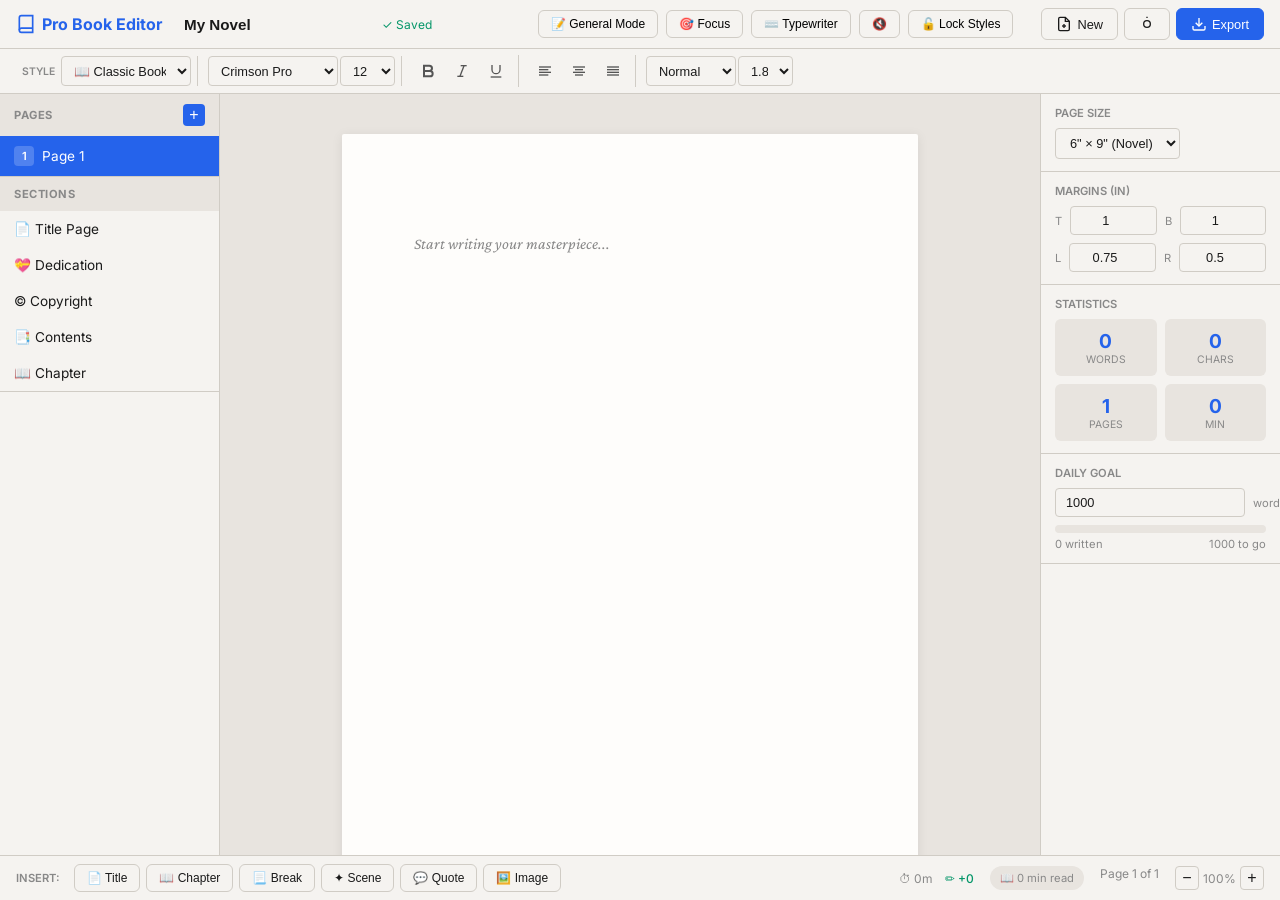
<file: book-writer.html>
<!DOCTYPE html>
<html lang="en">
<head>
    <meta charset="UTF-8">
    <meta name="viewport" content="width=device-width, initial-scale=1.0">
    <title>Pro Book Editor</title>
    <meta name="description" content="Professional book writing application with dual writing modes">
    
    <link rel="preconnect" href="https://fonts.googleapis.com">
    <link rel="preconnect" href="https://fonts.gstatic.com" crossorigin>
    <link href="https://fonts.googleapis.com/css2?family=Caveat:wght@400;700&family=Crimson+Pro:ital,wght@0,400;0,600;1,400&family=Dancing+Script&family=EB+Garamond:ital,wght@0,400;0,700;1,400&family=Indie+Flower&family=Inter:wght@400;500;600;700&family=Kalam&family=Lato:wght@400;700&family=Lora:ital,wght@0,400;0,700;1,400&family=Merriweather:ital,wght@0,400;0,700;1,400&family=Open+Sans:wght@400;600;700&family=Pacifico&family=Playfair+Display:wght@400;700&family=Roboto:wght@400;500;700&family=Satisfy&family=Source+Sans+3:wght@400;600;700&display=swap" rel="stylesheet">
    <link rel="stylesheet" href="css/blocks.css">
    
    <style>
        :root {
            --bg: #e8e4df;
            --panel: #f5f3f0;
            --paper: #ffffff;
            --text: #1a1a1a;
            --text-secondary: #555;
            --text-muted: #888;
            --border: #d0ccc5;
            --accent: #2563eb;
            --accent-hover: #1d4ed8;
            --success: #059669;
        }
        
        [data-theme="dark"] {
            --bg: #1a1a1e;
            --panel: #252528;
            --paper: #2a2a2e;
            --text: #e5e5e5;
            --text-secondary: #aaa;
            --text-muted: #666;
            --border: #3a3a40;
            --accent: #3b82f6;
            --accent-hover: #2563eb;
        }
        
        * { margin: 0; padding: 0; box-sizing: border-box; }
        
        body {
            font-family: 'Inter', system-ui, sans-serif;
            background: var(--bg);
            color: var(--text);
            height: 100vh;
            display: flex;
            flex-direction: column;
            overflow: hidden;
        }
        
        /* Header */
        .header {
            background: var(--panel);
            border-bottom: 1px solid var(--border);
            padding: 8px 16px;
            display: flex;
            align-items: center;
            gap: 12px;
        }
        
        .logo {
            font-weight: 700;
            font-size: 1rem;
            color: var(--accent);
            display: flex;
            align-items: center;
            gap: 6px;
        }
        
        .logo svg { width: 20px; height: 20px; }
        
        .doc-title {
            display: flex;
            align-items: center;
            gap: 8px;
        }
        
        .doc-title input {
            font-size: 0.95rem;
            font-weight: 600;
            border: none;
            background: transparent;
            color: var(--text);
            padding: 6px 10px;
            border-radius: 4px;
            width: 200px;
        }
        
        .doc-title input:focus {
            background: var(--bg);
            outline: 2px solid var(--accent);
        }
        
        .save-status { font-size: 0.75rem; color: var(--success); }
        
        /* Mode Controls */
        .mode-controls {
            display: flex;
            align-items: center;
            gap: 8px;
            margin-left: auto;
            margin-right: 16px;
        }
        
        .mode-toggle, .feature-btn {
            display: flex;
            align-items: center;
            gap: 6px;
            padding: 6px 12px;
            border: 1px solid var(--border);
            background: var(--panel);
            border-radius: 6px;
            font-size: 0.75rem;
            font-weight: 500;
            cursor: pointer;
            transition: all 0.15s;
            white-space: nowrap;
        }
        
        .mode-toggle:hover, .feature-btn:hover { background: var(--bg); }
        .mode-toggle.active, .feature-btn.active { 
            background: var(--accent); 
            color: white; 
            border-color: var(--accent); 
        }
        
        .header-actions { display: flex; gap: 6px; }
        
        .btn {
            padding: 7px 14px;
            border: 1px solid var(--border);
            background: var(--panel);
            color: var(--text);
            border-radius: 6px;
            font-size: 0.8rem;
            font-weight: 500;
            cursor: pointer;
            display: flex;
            align-items: center;
            gap: 5px;
            transition: all 0.15s;
        }
        
        .btn:hover { background: var(--bg); }
        .btn-primary { background: var(--accent); color: white; border-color: var(--accent); }
        .btn-primary:hover { background: var(--accent-hover); }
        .btn svg { width: 16px; height: 16px; }
        
        /* Toolbar */
        .toolbar {
            background: var(--panel);
            border-bottom: 1px solid var(--border);
            padding: 6px 16px;
            display: flex;
            align-items: center;
            gap: 4px;
            flex-wrap: wrap;
        }
        
        .tool-group {
            display: flex;
            align-items: center;
            gap: 2px;
            padding: 0 6px;
            border-right: 1px solid var(--border);
        }
        
        .tool-group:last-child { border-right: none; }
        
        .tool-btn {
            width: 32px;
            height: 32px;
            border: none;
            background: transparent;
            border-radius: 4px;
            cursor: pointer;
            display: flex;
            align-items: center;
            justify-content: center;
            color: var(--text-secondary);
            transition: all 0.1s;
        }
        
        .tool-btn:hover { background: var(--bg); color: var(--text); }
        .tool-btn.active { background: var(--accent); color: white; }
        .tool-btn svg { width: 16px; height: 16px; }
        
        .tool-select {
            height: 30px;
            padding: 0 8px;
            border: 1px solid var(--border);
            background: var(--panel);
            color: var(--text);
            border-radius: 4px;
            font-size: 0.8rem;
            cursor: pointer;
        }
        
        .tool-select:focus { outline: 2px solid var(--accent); }
        
        .tool-label {
            font-size: 0.65rem;
            font-weight: 600;
            text-transform: uppercase;
            color: var(--text-muted);
            margin-right: 4px;
        }
        
        /* Main Layout */
        .main { flex: 1; display: flex; overflow: hidden; }
        
        /* Left Panel */
        .left-panel {
            width: 220px;
            background: var(--panel);
            border-right: 1px solid var(--border);
            display: flex;
            flex-direction: column;
            overflow: hidden;
        }
        
        .panel-section { border-bottom: 1px solid var(--border); }
        
        .panel-header {
            padding: 10px 14px;
            font-size: 0.7rem;
            font-weight: 700;
            text-transform: uppercase;
            letter-spacing: 0.05em;
            color: var(--text-muted);
            display: flex;
            justify-content: space-between;
            align-items: center;
            background: var(--bg);
        }
        
        .panel-header button {
            width: 22px;
            height: 22px;
            border: none;
            background: var(--accent);
            color: white;
            border-radius: 4px;
            cursor: pointer;
            font-size: 1rem;
            line-height: 1;
        }
        
        .panel-content { max-height: 180px; overflow-y: auto; }
        
        .page-item, .section-item {
            padding: 10px 14px;
            cursor: pointer;
            font-size: 0.85rem;
            display: flex;
            align-items: center;
            gap: 8px;
            transition: all 0.1s;
        }
        
        .page-item:hover, .section-item:hover { background: var(--bg); }
        .page-item.active, .section-item.active { background: var(--accent); color: white; }
        
        .page-item .num {
            width: 20px;
            height: 20px;
            background: var(--bg);
            border-radius: 4px;
            font-size: 0.7rem;
            font-weight: 600;
            display: flex;
            align-items: center;
            justify-content: center;
        }
        
        .page-item.active .num { background: rgba(255,255,255,0.2); }
        
        /* Editor Area */
        .editor-area { flex: 1; display: flex; flex-direction: column; overflow: hidden; }
        
        .editor-scroll {
            flex: 1;
            overflow-y: auto;
            padding: 40px;
            display: flex;
            justify-content: center;
            background: var(--bg);
        }
        
        .paper {
            background: var(--paper);
            box-shadow: 0 2px 12px rgba(0,0,0,0.08);
            border-radius: 2px;
            position: relative;
            transition: all 0.2s;
            width: 6in;
            min-height: 9in;
        }
        
        .paper-inner { padding: 1in 0.75in; height: 100%; }
        
        .editor, #editorContainer {
            font-family: 'Crimson Pro', Georgia, serif;
            font-size: 12pt;
            line-height: 1.8;
            color: var(--text);
            outline: none;
            min-height: 100%;
        }
        
        .editor:empty::before, .editor.empty::before {
            content: 'Start writing your masterpiece...';
            color: var(--text-muted);
            font-style: italic;
        }
        
        .editor.has-indent p { text-indent: 1.5em; }
        .editor h1 { font-size: 28pt; text-align: center; margin-bottom: 0.5em; }
        .editor h2 { font-size: 22pt; margin: 1.2em 0 0.5em; }
        .editor h3 { font-size: 16pt; margin: 1em 0 0.4em; }
        .editor p { margin-bottom: 1em; }
        
        /* Right Panel */
        .right-panel {
            width: 240px;
            background: var(--panel);
            border-left: 1px solid var(--border);
            display: flex;
            flex-direction: column;
            overflow-y: auto;
        }
        
        .control-group {
            padding: 12px 14px;
            border-bottom: 1px solid var(--border);
        }
        
        .control-label {
            font-size: 0.7rem;
            font-weight: 600;
            text-transform: uppercase;
            color: var(--text-muted);
            margin-bottom: 8px;
        }
        
        .control-row { display: flex; gap: 8px; margin-bottom: 8px; }
        .control-row:last-child { margin-bottom: 0; }
        
        .control-input {
            flex: 1;
            padding: 6px 10px;
            border: 1px solid var(--border);
            background: var(--panel);
            color: var(--text);
            border-radius: 4px;
            font-size: 0.8rem;
        }
        
        .control-input:focus { outline: 2px solid var(--accent); border-color: transparent; }
        .control-input-sm { width: 50px; text-align: center; }
        .unit { font-size: 0.7rem; color: var(--text-muted); align-self: center; }
        
        .stats-grid { display: grid; grid-template-columns: 1fr 1fr; gap: 8px; }
        .stat-box { background: var(--bg); padding: 10px; border-radius: 6px; text-align: center; }
        .stat-value { font-size: 1.2rem; font-weight: 700; color: var(--accent); }
        .stat-label { font-size: 0.65rem; text-transform: uppercase; color: var(--text-muted); }
        
        .goal-bar { height: 8px; background: var(--bg); border-radius: 4px; overflow: hidden; margin-top: 8px; }
        .goal-progress { height: 100%; background: var(--accent); border-radius: 4px; transition: width 0.3s; width: 0%; }
        .goal-text { display: flex; justify-content: space-between; font-size: 0.7rem; color: var(--text-muted); margin-top: 4px; }
        
        /* Bottom Bar */
        .bottom-bar {
            background: var(--panel);
            border-top: 1px solid var(--border);
            padding: 8px 16px;
            display: flex;
            align-items: center;
            gap: 6px;
        }
        
        .insert-label {
            font-size: 0.7rem;
            font-weight: 600;
            text-transform: uppercase;
            color: var(--text-muted);
            margin-right: 8px;
        }
        
        .insert-btn {
            padding: 6px 12px;
            border: 1px solid var(--border);
            background: var(--panel);
            color: var(--text);
            border-radius: 6px;
            font-size: 0.75rem;
            cursor: pointer;
            display: flex;
            align-items: center;
            gap: 4px;
            transition: all 0.1s;
        }
        
        .insert-btn:hover { background: var(--accent); color: white; border-color: var(--accent); }
        
        .bottom-info {
            margin-left: auto;
            display: flex;
            gap: 16px;
            font-size: 0.75rem;
            color: var(--text-muted);
        }
        
        .zoom-controls { display: flex; align-items: center; gap: 4px; }
        
        .zoom-btn {
            width: 24px;
            height: 24px;
            border: 1px solid var(--border);
            background: var(--panel);
            color: var(--text);
            border-radius: 4px;
            cursor: pointer;
            font-size: 1rem;
        }
        
        .zoom-btn:hover { background: var(--bg); }
        
        @media (max-width: 1200px) { .right-panel { display: none; } }
        @media (max-width: 900px) { .left-panel { display: none; } }
    </style>
</head>
<body>
    <!-- Header -->
    <header class="header">
        <div class="logo">
            <svg viewBox="0 0 24 24" fill="none" stroke="currentColor" stroke-width="2">
                <path d="M4 19.5A2.5 2.5 0 0 1 6.5 17H20"/>
                <path d="M6.5 2H20v20H6.5A2.5 2.5 0 0 1 4 19.5v-15A2.5 2.5 0 0 1 6.5 2z"/>
            </svg>
            Pro Book Editor
        </div>
        
        <div class="doc-title">
            <input type="text" id="docTitle" value="My Novel" placeholder="Book Title">
            <span class="save-status" id="saveStatus">✓ Saved</span>
        </div>
        
        <!-- Mode Controls - New Feature! -->
        <div class="mode-controls">
            <button class="mode-toggle" id="modeToggle" title="Toggle between General and Structured writing">
                <span id="modeLabel">📝 General Mode</span>
            </button>
            <button class="feature-btn" id="focusToggle" title="Focus Tunnel - highlights active paragraph">
                🎯 Focus
            </button>
            <button class="feature-btn" id="typewriterToggle" title="Typewriter Mode - keeps cursor centered">
                ⌨️ Typewriter
            </button>
            <button class="feature-btn" id="soundToggle" title="Typewriter sounds">
                🔇
            </button>
            <button class="feature-btn" id="styleLockToggle" title="Lock all style settings">
                🔓 Lock Styles
            </button>
        </div>
        
        <div class="header-actions">
            <button class="btn" id="newDocBtn">
                <svg viewBox="0 0 24 24" fill="none" stroke="currentColor" stroke-width="2">
                    <path d="M14 2H6a2 2 0 0 0-2 2v16a2 2 0 0 0 2 2h12a2 2 0 0 0 2-2V8z"/>
                    <polyline points="14 2 14 8 20 8"/>
                    <line x1="12" y1="18" x2="12" y2="12"/>
                    <line x1="9" y1="15" x2="15" y2="15"/>
                </svg>
                New
            </button>
            <button class="btn" id="themeBtn">
                <svg viewBox="0 0 24 24" fill="none" stroke="currentColor" stroke-width="2">
                    <circle cx="12" cy="12" r="5"/>
                    <line x1="12" y1="1" x2="12" y2="3"/>
                </svg>
            </button>
            <button class="btn btn-primary" id="exportBtn">
                <svg viewBox="0 0 24 24" fill="none" stroke="currentColor" stroke-width="2">
                    <path d="M21 15v4a2 2 0 0 1-2 2H5a2 2 0 0 1-2-2v-4"/>
                    <polyline points="7 10 12 15 17 10"/>
                    <line x1="12" y1="15" x2="12" y2="3"/>
                </svg>
                Export
            </button>
        </div>
    </header>
    
    <!-- Toolbar -->
    <div class="toolbar">
        <div class="tool-group">
            <span class="tool-label">Style</span>
            <select class="tool-select" id="writingPreset" style="width:130px">
                <option value="classic">📖 Classic Book</option>
                <option value="modern">✨ Modern Clean</option>
                <option value="handwritten">✍️ Handwritten</option>
                <option value="learning">📚 Learning</option>
                <option value="screenplay">🎬 Screenplay</option>
            </select>
        </div>
        
        <div class="tool-group">
            <select class="tool-select" id="fontFamily" style="width:130px"></select>
            <select class="tool-select" id="fontSize" style="width:55px">
                <option value="10">10</option>
                <option value="11">11</option>
                <option value="12" selected>12</option>
                <option value="14">14</option>
                <option value="16">16</option>
                <option value="18">18</option>
                <option value="24">24</option>
            </select>
        </div>
        
        <div class="tool-group">
            <button class="tool-btn" data-cmd="bold" title="Bold"><svg viewBox="0 0 24 24" fill="none" stroke="currentColor" stroke-width="3"><path d="M6 4h8a4 4 0 0 1 0 8H6V4zm0 8h9a4 4 0 0 1 0 8H6v-8z"/></svg></button>
            <button class="tool-btn" data-cmd="italic" title="Italic"><svg viewBox="0 0 24 24" fill="none" stroke="currentColor" stroke-width="2"><line x1="19" y1="4" x2="10" y2="4"/><line x1="14" y1="20" x2="5" y2="20"/><line x1="15" y1="4" x2="9" y2="20"/></svg></button>
            <button class="tool-btn" data-cmd="underline" title="Underline"><svg viewBox="0 0 24 24" fill="none" stroke="currentColor" stroke-width="2"><path d="M6 3v7a6 6 0 0 0 12 0V3"/><line x1="4" y1="21" x2="20" y2="21"/></svg></button>
        </div>
        
        <div class="tool-group">
            <button class="tool-btn" data-cmd="justifyLeft" title="Left"><svg viewBox="0 0 24 24" fill="none" stroke="currentColor" stroke-width="2"><line x1="17" y1="10" x2="3" y2="10"/><line x1="21" y1="6" x2="3" y2="6"/><line x1="21" y1="14" x2="3" y2="14"/><line x1="17" y1="18" x2="3" y2="18"/></svg></button>
            <button class="tool-btn" data-cmd="justifyCenter" title="Center"><svg viewBox="0 0 24 24" fill="none" stroke="currentColor" stroke-width="2"><line x1="18" y1="10" x2="6" y2="10"/><line x1="21" y1="6" x2="3" y2="6"/><line x1="21" y1="14" x2="3" y2="14"/><line x1="18" y1="18" x2="6" y2="18"/></svg></button>
            <button class="tool-btn" data-cmd="justifyFull" title="Justify"><svg viewBox="0 0 24 24" fill="none" stroke="currentColor" stroke-width="2"><line x1="21" y1="10" x2="3" y2="10"/><line x1="21" y1="6" x2="3" y2="6"/><line x1="21" y1="14" x2="3" y2="14"/><line x1="21" y1="18" x2="3" y2="18"/></svg></button>
        </div>
        
        <div class="tool-group">
            <select class="tool-select" id="headingStyle" style="width:90px">
                <option value="">Normal</option>
                <option value="h1">Heading 1</option>
                <option value="h2">Heading 2</option>
                <option value="h3">Heading 3</option>
            </select>
            <select class="tool-select" id="lineHeight" style="width:55px">
                <option value="1.5">1.5</option>
                <option value="1.8" selected>1.8</option>
                <option value="2">2.0</option>
            </select>
        </div>
    </div>
    
    <!-- Main -->
    <div class="main">
        <!-- Left Panel -->
        <aside class="left-panel">
            <div class="panel-section">
                <div class="panel-header">
                    Pages
                    <button id="addPage" title="Add Page">+</button>
                </div>
                <div class="panel-content" id="pageList">
                    <div class="page-item active" data-page="0">
                        <span class="num">1</span> Page 1
                    </div>
                </div>
            </div>
            
            <div class="panel-section">
                <div class="panel-header">Sections</div>
                <div class="panel-content" id="sectionList">
                    <div class="section-item" data-type="title-page">📄 Title Page</div>
                    <div class="section-item" data-type="dedication">💝 Dedication</div>
                    <div class="section-item" data-type="copyright">©️ Copyright</div>
                    <div class="section-item" data-type="toc">📑 Contents</div>
                    <div class="section-item" data-type="chapter">📖 Chapter</div>
                    <div class="section-item" data-type="about">👤 About</div>
                </div>
            </div>
            
            <!-- Block Types (visible in structured mode) -->
            <div class="panel-section" id="blockTypesPanel" style="display:none">
                <div class="panel-header">Block Types</div>
                <div class="panel-content" id="blockTypeList">
                    <div class="section-item" data-block-type="text">📝 Text Block</div>
                    <div class="section-item" data-block-type="quote">💬 Quote Block</div>
                    <div class="section-item" data-block-type="note">📒 Note Block</div>
                    <div class="section-item" data-block-type="learning">📚 Learning Block</div>
                    <div class="section-item" data-block-type="image">🖼️ Image Block</div>
                </div>
            </div>
        </aside>
        
        <!-- Editor -->
        <main class="editor-area">
            <div class="editor-scroll" id="editorScroll">
                <div class="paper" id="paper" data-texture="cream">
                    <div class="paper-inner">
                        <div id="editorContainer" class="general-mode">
                            <div class="editor" contenteditable="true" id="editor"></div>
                        </div>
                    </div>
                </div>
            </div>
        </main>
        
        <!-- Right Panel -->
        <aside class="right-panel">
            <div class="control-group">
                <div class="control-label">Page Size</div>
                <select class="control-input" id="pageSize">
                    <option value="6x9">6" × 9" (Novel)</option>
                    <option value="5.5x8.5">5.5" × 8.5"</option>
                    <option value="5x8">5" × 8"</option>
                    <option value="8.5x11">8.5" × 11"</option>
                    <option value="a4">A4</option>
                    <option value="a5">A5</option>
                </select>
            </div>
            
            <div class="control-group">
                <div class="control-label">Margins (in)</div>
                <div class="control-row">
                    <span class="unit">T</span>
                    <input type="number" class="control-input control-input-sm" id="marginTop" value="1" step="0.25">
                    <span class="unit">B</span>
                    <input type="number" class="control-input control-input-sm" id="marginBottom" value="1" step="0.25">
                </div>
                <div class="control-row">
                    <span class="unit">L</span>
                    <input type="number" class="control-input control-input-sm" id="marginLeft" value="0.75" step="0.25">
                    <span class="unit">R</span>
                    <input type="number" class="control-input control-input-sm" id="marginRight" value="0.5" step="0.25">
                </div>
            </div>
            
            <div class="control-group">
                <div class="control-label">Statistics</div>
                <div class="stats-grid">
                    <div class="stat-box">
                        <div class="stat-value" id="wordCount">0</div>
                        <div class="stat-label">Words</div>
                    </div>
                    <div class="stat-box">
                        <div class="stat-value" id="charCount">0</div>
                        <div class="stat-label">Chars</div>
                    </div>
                    <div class="stat-box">
                        <div class="stat-value" id="pageCount">1</div>
                        <div class="stat-label">Pages</div>
                    </div>
                    <div class="stat-box">
                        <div class="stat-value" id="readTime">0</div>
                        <div class="stat-label">Min</div>
                    </div>
                </div>
            </div>
            
            <div class="control-group">
                <div class="control-label">Daily Goal</div>
                <div class="control-row">
                    <input type="number" class="control-input" id="wordGoal" value="1000">
                    <span class="unit">words</span>
                </div>
                <div class="goal-bar">
                    <div class="goal-progress" id="goalProgress"></div>
                </div>
                <div class="goal-text">
                    <span id="goalCurrent">0 written</span>
                    <span id="goalRemaining">1000 to go</span>
                </div>
            </div>
        </aside>
    </div>
    
    <!-- Bottom Bar -->
    <footer class="bottom-bar">
        <span class="insert-label">Insert:</span>
        <button class="insert-btn" data-insert="title-page">📄 Title</button>
        <button class="insert-btn" data-insert="chapter">📖 Chapter</button>
        <button class="insert-btn" data-insert="pagebreak">📃 Break</button>
        <button class="insert-btn" data-insert="scene-break">✦ Scene</button>
        <button class="insert-btn" data-insert="quote">💬 Quote</button>
        <button class="insert-btn" data-insert="image">🖼️ Image</button>
        
        <div class="bottom-info">
            <div class="session-stats" id="sessionStats">
                <span class="session-time">⏱ 0m</span>
                <span class="session-words">✏️ +0</span>
            </div>
            <span class="reading-time" id="readingTime">📖 0 min read</span>
            <span id="currentPage">Page 1 of 1</span>
            <div class="zoom-controls">
                <button class="zoom-btn" id="zoomOut">−</button>
                <span id="zoomLevel">100%</span>
                <button class="zoom-btn" id="zoomIn">+</button>
            </div>
        </div>
    </footer>

    <!-- Load Core Modules -->
    <script src="core/state.js"></script>
    <script src="core/styles.js"></script>
    <script src="core/blocks.js"></script>
    <script src="core/modes.js"></script>
    <script src="core/block-editor.js"></script>
    <script src="core/editor.js"></script>
    <script src="core/pages.js"></script>
    <script src="core/sections.js"></script>
    <script src="core/wow-features.js"></script>
    
    <!-- Load UI Modules -->
    <script src="ui/toolbar.js"></script>
    <script src="ui/panels.js"></script>
    <script src="ui/modals.js"></script>
    
    <!-- Load Export Modules -->
    <script src="export/pdf.js"></script>
    <script src="export/docx.js"></script>
    <script src="export/epub.js"></script>
    
    <!-- Initialize App -->
    <script>
        // TXT Export
        window.Export = window.Export || {};
        window.Export.txt = function() {
            const pages = AppState.document.pages;
            const title = AppState.document.title || 'document';
            const temp = document.createElement('div');
            let text = '';
            pages.forEach((page, i) => {
                temp.innerHTML = page.content;
                text += temp.innerText + '\n\n--- Page ' + (i + 2) + ' ---\n\n';
            });
            const blob = new Blob([text], { type: 'text/plain;charset=utf-8' });
            const url = URL.createObjectURL(blob);
            const a = document.createElement('a');
            a.href = url;
            a.download = title + '.txt';
            a.click();
            URL.revokeObjectURL(url);
        };

        // Listen for mode changes to show/hide block panel
        document.addEventListener('modeChange', (e) => {
            const blockPanel = document.getElementById('blockTypesPanel');
            if (blockPanel) {
                blockPanel.style.display = e.detail.mode === 'structured' ? 'block' : 'none';
            }
        });

        // Initialize all modules
        document.addEventListener('DOMContentLoaded', () => {
            AppState.init();
            Styles.init();
            WritingModes.init();
            Editor.init();
            BlockEditor.init();
            Pages.init();
            Sections.init();
            Toolbar.init();
            Panels.init();
            Modals.init();

            Pages.render();
            Pages.updateInfo();
            Editor.updateStats();
            
            // Initialize WOW features
            if (window.WowFeatures) {
                WowFeatures.init();
            }
            
            console.log('✨ Pro Book Editor loaded with WOW features!');
            console.log('💡 Tip: Type "/" to open quick insert menu (Notion-style)');
        });
    </script>
</body>
</html>
</file>
<file: css/blocks.css>
/**
 * Pro Book Editor - Block Styles (REFINED & ELEGANT)
 * 
 * Design Philosophy:
 * - Invisible by default
 * - Whisper-thin indicators on hover
 * - Controls feel like soft suggestions, not rigid boxes
 * - Premium, print-like experience
 */

/* ===== BLOCK CONTAINER ===== */
.block {
    position: relative;
    margin: 0 auto 16px auto;
}

.block.align-left { margin-left: 0; margin-right: auto; }
.block.align-center { margin-left: auto; margin-right: auto; }
.block.align-right { margin-left: auto; margin-right: 0; }

/* ===== CONTENT LAYER (SACRED) ===== */
.block-content {
    outline: none;
    min-height: 1.5em;
}

.block-content:empty::before {
    content: attr(data-placeholder);
    color: var(--text-muted);
    font-style: italic;
    pointer-events: none;
    opacity: 0.6;
}

/* ===== UI LAYER - ELEGANT MINIMAL OUTLINE ===== */
.block-outline {
    position: absolute;
    inset: -2px;
    border-radius: 3px;
    pointer-events: none;
    z-index: 1;
    /* Invisible by default */
    opacity: 0;
    transition: opacity 0.2s ease;
}

/* Subtle left-edge indicator instead of full border */
.block-outline::before {
    content: '';
    position: absolute;
    left: -6px;
    top: 4px;
    bottom: 4px;
    width: 3px;
    background: var(--accent);
    border-radius: 2px;
    opacity: 0;
    transition: opacity 0.15s ease;
}

/* ===== CONTROLS - FLOATING PILL STYLE ===== */
.block-controls {
    position: absolute;
    top: -8px;
    right: 0;
    display: flex;
    align-items: center;
    gap: 2px;
    padding: 4px 8px;
    background: var(--panel);
    border: 1px solid var(--border);
    border-radius: 20px;
    box-shadow: 0 2px 12px rgba(0,0,0,0.08);
    opacity: 0;
    visibility: hidden;
    transform: translateY(-4px) scale(0.95);
    transition: all 0.15s ease;
    z-index: 100;
    pointer-events: none;
}

.block-type-label {
    font-size: 0.65rem;
    font-weight: 500;
    color: var(--text-muted);
    padding-right: 6px;
    border-right: 1px solid var(--border);
    margin-right: 4px;
}

.block-actions {
    display: flex;
    gap: 1px;
}

.block-btn {
    width: 22px;
    height: 22px;
    border: none;
    background: transparent;
    border-radius: 50%;
    cursor: pointer;
    font-size: 0.7rem;
    color: var(--text-muted);
    display: flex;
    align-items: center;
    justify-content: center;
    transition: all 0.1s;
}

.block-btn:hover {
    background: var(--bg);
    color: var(--accent);
}

.block-btn-delete:hover {
    background: #fef2f2;
    color: #ef4444;
}

/* ===== RESIZE HANDLE - ELEGANT DOT ===== */
.block-resize-handle {
    position: absolute;
    right: -3px;
    top: 50%;
    transform: translateY(-50%);
    width: 6px;
    height: 24px;
    background: var(--accent);
    border-radius: 3px;
    cursor: ew-resize;
    opacity: 0;
    transition: opacity 0.15s;
    z-index: 10;
}

/* ===== GENERAL MODE - PURE PRINT EXPERIENCE ===== */
.general-mode .block-outline,
.general-mode .block-controls,
.general-mode .block-resize-handle,
.general-mode .add-block-zone {
    display: none !important;
}

/* ===== STRUCTURED MODE - HOVER REVEALS SUBTLE UI ===== */

/* Show left accent bar on hover */
.structured-mode .block:hover .block-outline::before {
    opacity: 1;
}

/* Show floating controls */
.structured-mode .block:hover .block-controls {
    opacity: 1;
    visibility: visible;
    transform: translateY(0) scale(1);
    pointer-events: auto;
}

/* Show resize handle */
.structured-mode .block:hover .block-resize-handle {
    opacity: 0.4;
}

.structured-mode .block:hover .block-resize-handle:hover {
    opacity: 1;
}

/* Active block - subtle accent */
.structured-mode .block.is-active .block-outline::before {
    opacity: 1;
}

/* ===== BLOCK TYPE STYLES ===== */

/* Title block */
.block-title .block-content {
    font-size: 24pt;
    font-weight: 600;
    text-align: center;
}

.block-title.align-left .block-content { text-align: left; }
.block-title.align-right .block-content { text-align: right; }

/* Text block with indent */
.block-text.has-indent .block-content p:first-child,
.block-text.has-indent .block-content > *:first-child {
    text-indent: 1.5em;
}

/* Quote block - elegant styling */
.block-quote {
    padding: 16px 24px;
    border-left: 3px solid var(--accent);
    margin-left: 24px;
    margin-right: 24px;
}

.block-quote .block-content {
    font-style: italic;
    font-size: 13pt;
}

/* Note block - soft highlight */
.block-note {
    padding: 16px 20px;
    border-radius: 6px;
    background: linear-gradient(135deg, #fefce8 0%, #fef9c3 100%);
    border-left: 3px solid #eab308;
}

[data-theme="dark"] .block-note {
    background: linear-gradient(135deg, rgba(254, 252, 232, 0.08) 0%, rgba(254, 249, 195, 0.05) 100%);
}

/* Learning block */
.block-learning {
    padding: 16px 20px;
    border-radius: 6px;
    background: linear-gradient(135deg, #ecfdf5 0%, #d1fae5 100%);
    border-left: 3px solid #10b981;
}

[data-theme="dark"] .block-learning {
    background: linear-gradient(135deg, rgba(236, 253, 245, 0.08) 0%, rgba(209, 250, 229, 0.05) 100%);
}

/* Image block */
.block-image {
    padding: 32px;
    border: 1px dashed var(--border);
    border-radius: 8px;
    text-align: center;
    background: var(--bg);
}

.block-image .block-content {
    color: var(--text-muted);
    font-size: 0.85rem;
}

/* ===== ADD BLOCK - MINIMAL INLINE ===== */
.add-block-zone {
    padding: 16px;
    text-align: center;
}

.general-mode .add-block-zone { display: none; }
.structured-mode .add-block-zone { display: block; }

.add-block-btn {
    display: inline-flex;
    align-items: center;
    gap: 6px;
    padding: 8px 16px;
    border: 1px dashed var(--border);
    background: transparent;
    border-radius: 20px;
    font-size: 0.8rem;
    color: var(--text-muted);
    cursor: pointer;
    transition: all 0.15s;
}

.add-block-btn:hover {
    border-color: var(--accent);
    border-style: solid;
    color: var(--accent);
    background: rgba(37, 99, 235, 0.03);
}

.add-block-menu {
    position: absolute;
    left: 50%;
    transform: translateX(-50%);
    bottom: 100%;
    margin-bottom: 8px;
    background: var(--panel);
    border: 1px solid var(--border);
    border-radius: 12px;
    padding: 8px;
    display: grid;
    grid-template-columns: repeat(3, 1fr);
    gap: 4px;
    width: 260px;
    box-shadow: 0 8px 30px rgba(0,0,0,0.12);
    z-index: 1000;
}

.add-block-option {
    display: flex;
    flex-direction: column;
    align-items: center;
    gap: 4px;
    padding: 12px 8px;
    border: none;
    background: transparent;
    border-radius: 8px;
    cursor: pointer;
    transition: all 0.1s;
}

.add-block-option:hover {
    background: var(--accent);
    color: white;
}

.add-block-option .icon { font-size: 1.3rem; }
.add-block-option .label { font-size: 0.7rem; font-weight: 500; }

/* ===== FOCUS MODE (ADDITIVE EMPHASIS) ===== */
.focus-tunnel .block.is-active {
    position: relative;
}

.focus-tunnel .block.is-active::after {
    content: '';
    position: absolute;
    inset: -8px;
    border: 2px solid var(--accent);
    border-radius: 8px;
    opacity: 0.3;
    pointer-events: none;
}

/* ===== PAGE TEXTURES ===== */
.paper[data-texture="cream"] { background: #fefdfb; }
.paper[data-texture="white"] { background: #ffffff; }
.paper[data-texture="lined"] {
    background: 
        repeating-linear-gradient(
            transparent,
            transparent 31px,
            #e8e8e8 31px,
            #e8e8e8 32px
        ),
        #fffff8;
}

[data-theme="dark"] .paper[data-texture="cream"] { background: #2a2a28; }
[data-theme="dark"] .paper[data-texture="white"] { background: var(--paper); }
[data-theme="dark"] .paper[data-texture="lined"] {
    background: 
        repeating-linear-gradient(
            transparent,
            transparent 31px,
            #3a3a3a 31px,
            #3a3a3a 32px
        ),
        #252528;
}

/* ===== LOCKED STATE ===== */
.block.is-locked .block-content {
    cursor: default;
}

.block.is-locked::after {
    content: '🔒';
    position: absolute;
    top: 0;
    right: 4px;
    font-size: 0.6rem;
    opacity: 0.3;
}

.styles-locked .tool-group {
    opacity: 0.5;
    pointer-events: none;
}

/* ===== PRINT ===== */
@media print {
    .block-outline,
    .block-controls,
    .block-resize-handle,
    .add-block-zone {
        display: none !important;
    }
}

/* ===== RESPONSIVE ===== */
@media (max-width: 800px) {
    .block-controls {
        position: static;
        transform: none;
        margin-bottom: 8px;
        opacity: 1;
        visibility: visible;
        pointer-events: auto;
        border-radius: 8px;
    }
}

/* ===== DARK MODE REFINEMENTS ===== */
[data-theme="dark"] .block-controls {
    background: var(--panel);
    border-color: var(--border);
    box-shadow: 0 4px 20px rgba(0,0,0,0.3);
}

[data-theme="dark"] .add-block-menu {
    box-shadow: 0 8px 30px rgba(0,0,0,0.4);
}
</file>
